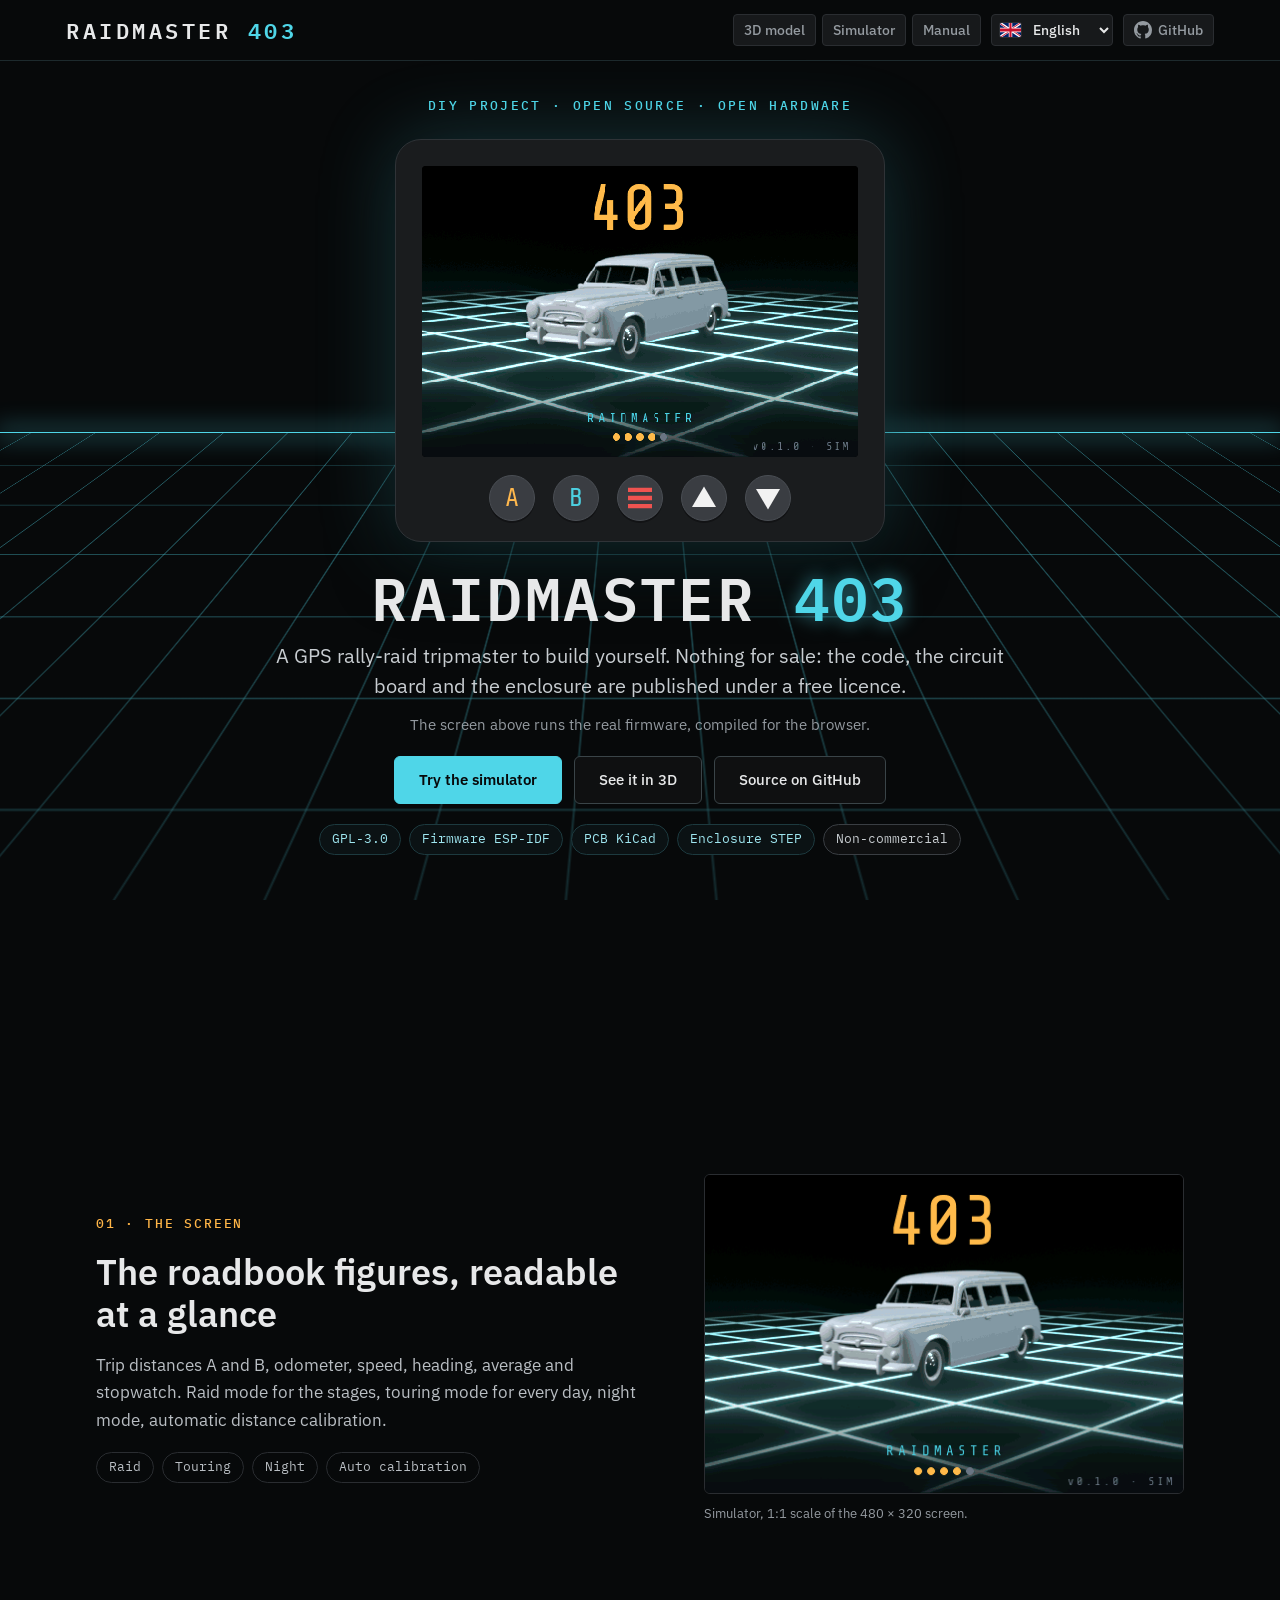
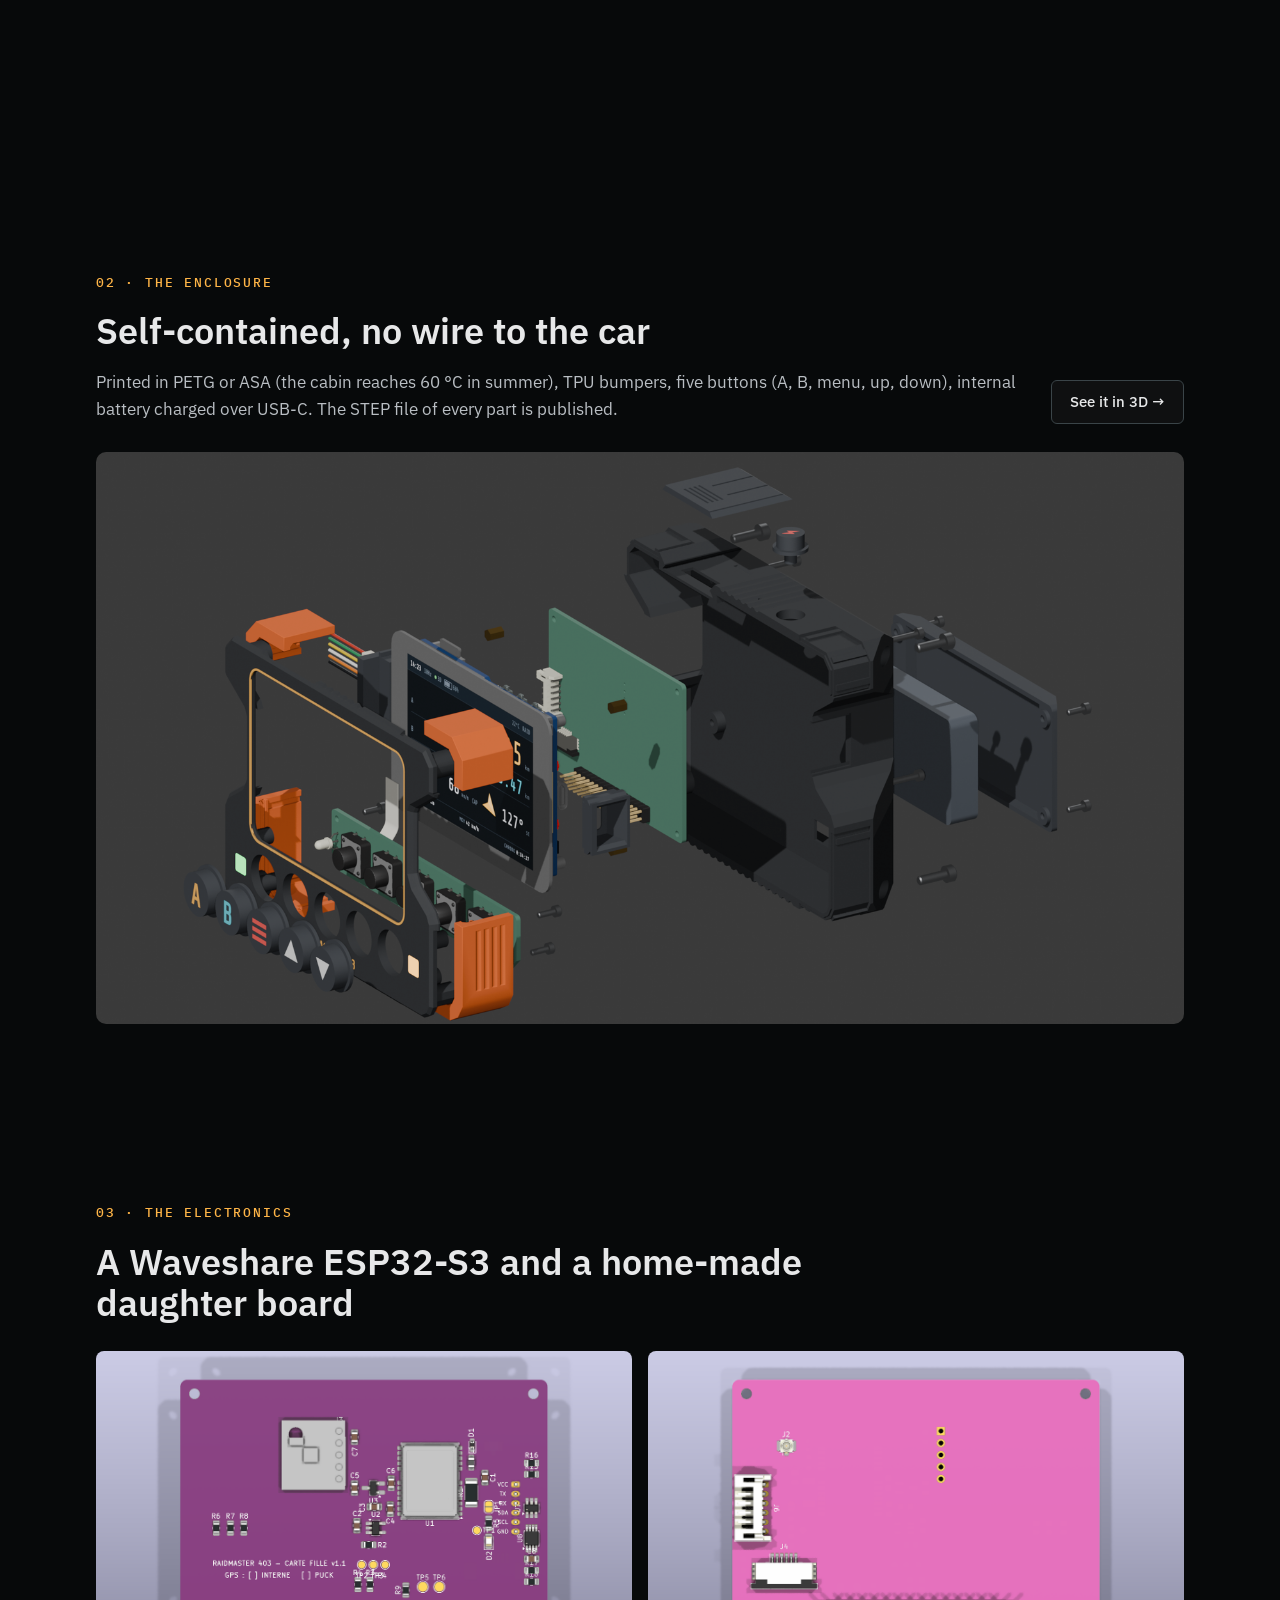
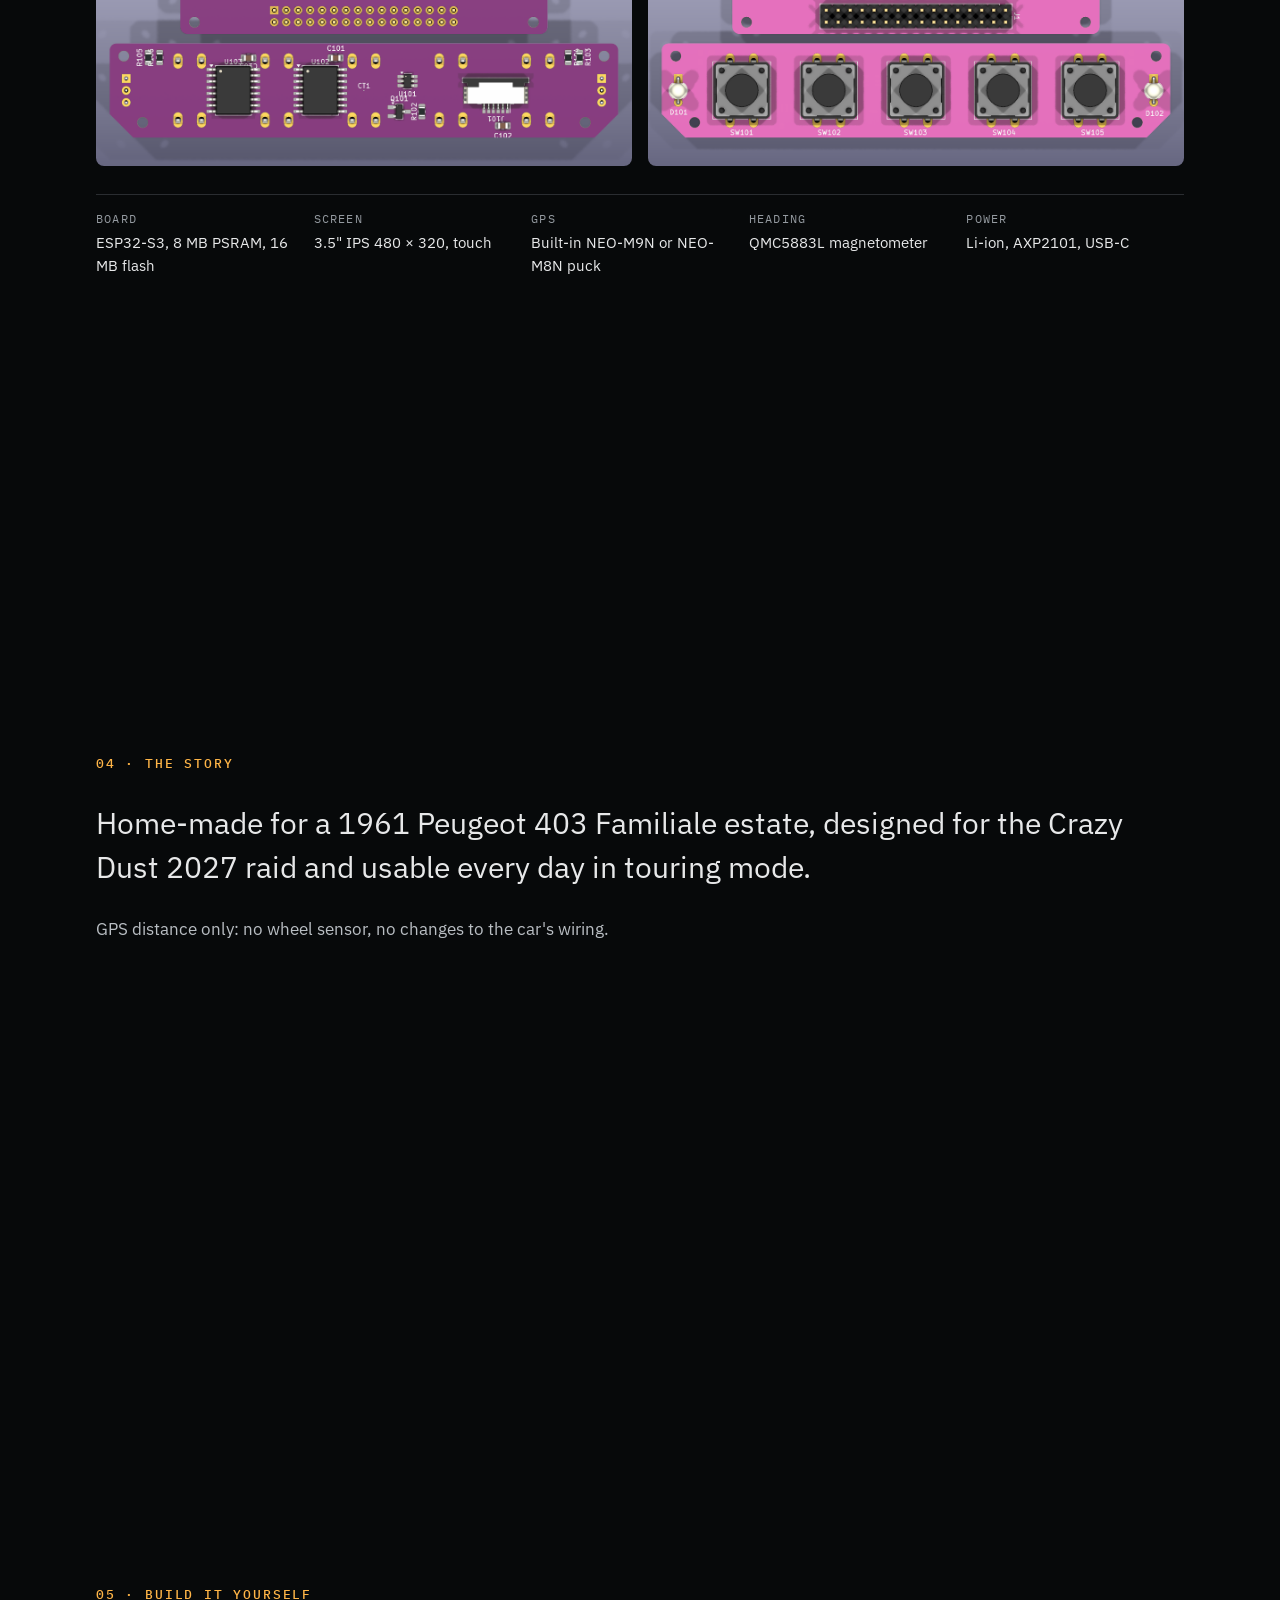
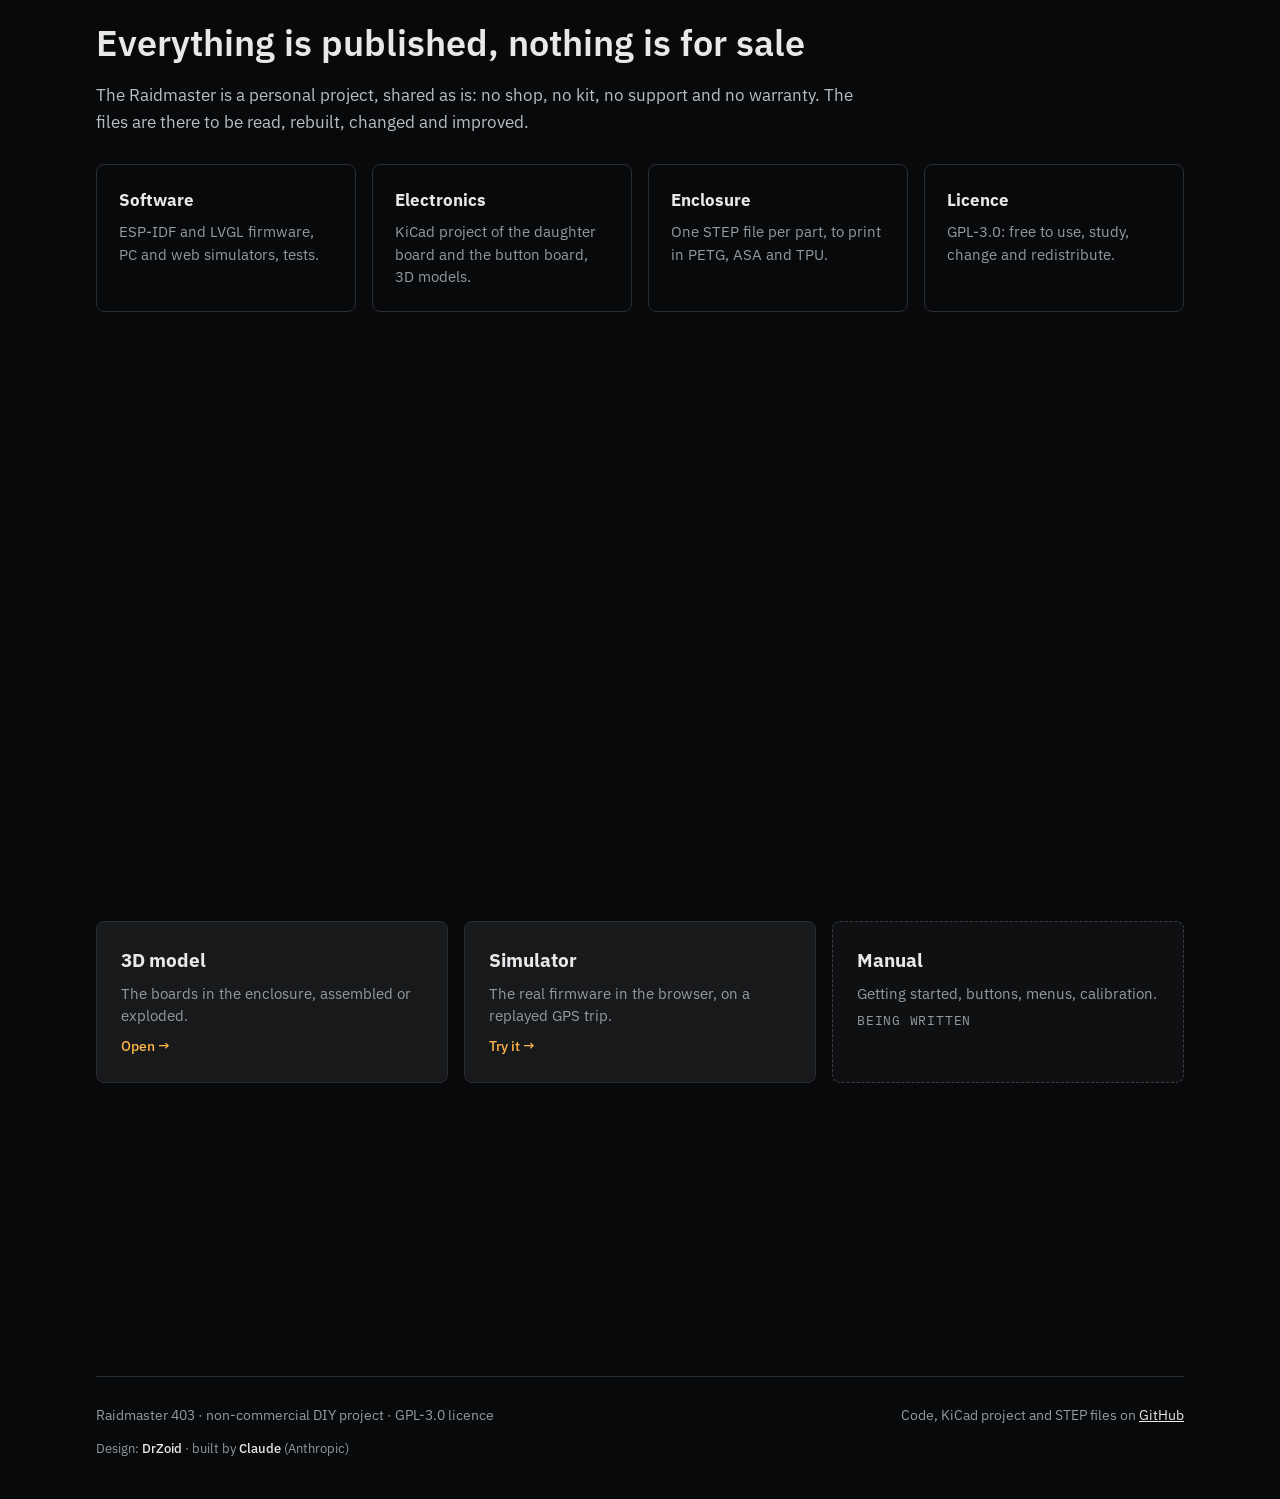
<file: web/index.html>
<!doctype html>
<html lang="fr">
<head>
<meta charset="utf-8">
<meta name="viewport" content="width=device-width, initial-scale=1, viewport-fit=cover">
<title>Raidmaster 403</title>
<meta name="description" content="Raidmaster 403 : un tripmaster GPS de rallye-raid à construire soi-même. Projet DIY, open source et open hardware, non commercial.">
<meta name="theme-color" content="#07090a">
<link rel="preconnect" href="https://fonts.googleapis.com">
<link rel="preconnect" href="https://fonts.gstatic.com" crossorigin>
<link rel="stylesheet" href="https://fonts.googleapis.com/css2?family=IBM+Plex+Mono:wght@400;500;600&family=IBM+Plex+Sans:wght@400;500;600&family=Share+Tech+Mono&display=swap">
<link rel="stylesheet" href="common/common.css">
<link rel="stylesheet" href="home.css">
</head>
<body>
<!-- fond fixe : sol en grille et horizon, qui défilent avec la page (home.js : --scroll, --fade) -->
<div class="backdrop" aria-hidden="true">
  <div class="floor">
    <div class="grid"></div>
    <div class="horizon"></div>
  </div>
</div>
<div class="topbar">
  <header class="wide">
    <h1><a class="home" href="./" data-nav-aria="home" aria-label="Accueil" aria-current="page"><span class="brand">RAIDMASTER</span> <span class="num">403</span></a></h1>
    <div class="tools">
      <nav class="site-nav" data-nav-aria="site" aria-label="Pages du site">
        <a class="btn" href="mockup/" data-nav="mockup">Maquette 3D</a>
        <a class="btn" href="sim/" data-nav="sim">Simulateur</a>
        <a class="btn" href="manual/" data-nav="manual">Manuel</a>
      </nav>
      <label class="lang-picker">
        <span class="flag" id="flag" aria-hidden="true"></span>
        <select id="lang" data-nav-aria="lang" aria-label="Langue">
          <option value="fr">Français</option>
          <option value="en">English</option>
        </select>
      </label>
      <a class="btn" href="https://github.com/docteurzoidberg/raidmaster-403" target="_blank" rel="noopener"
         data-nav-aria="github" aria-label="Code source sur GitHub">
        <svg viewBox="0 0 16 16" width="18" height="18" aria-hidden="true"><path fill="currentColor" d="M8 0C3.58 0 0 3.58 0 8c0 3.54 2.29 6.53 5.47 7.59.4.07.55-.17.55-.38 0-.19-.01-.82-.01-1.49-2.01.37-2.53-.49-2.69-.94-.09-.23-.48-.94-.82-1.13-.28-.15-.68-.52-.01-.53.63-.01 1.08.58 1.23.82.72 1.21 1.87.87 2.33.66.07-.52.28-.87.51-1.07-1.78-.2-3.64-.89-3.64-3.95 0-.87.31-1.59.82-2.15-.08-.2-.36-1.02.08-2.12 0 0 .67-.21 2.2.82.64-.18 1.32-.27 2-.27.68 0 1.36.09 2 .27 1.53-1.04 2.2-.82 2.2-.82.44 1.1.16 1.92.08 2.12.51.56.82 1.27.82 2.15 0 3.07-1.87 3.75-3.65 3.95.29.25.54.73.54 1.48 0 1.07-.01 1.93-.01 2.2 0 .21.15.46.55.38A8.013 8.013 0 0016 8c0-4.42-3.58-8-8-8z"/></svg>
        <span>GitHub</span>
      </a>
    </div>
  </header>
</div>

<main>
  <section class="hero">
    <p class="eyebrow" data-i18n="eyebrow">Projet DIY · open source · open hardware</p>
    <div class="device">
      <img class="screen" src="img/demo.gif" width="480" height="320" data-i18n-alt="altScreen"
           alt="L'écran du Raidmaster : démarrage animé de la 403 sur la grille, écran raid, balade, menu, calibration, mode nuit">
      <!-- légendes incrustées des capuchons du boîtier : couleurs et symboles du modèle 3D -->
      <div class="caps" aria-hidden="true">
        <span class="cap letter cap-a">A</span>
        <span class="cap letter cap-b">B</span>
        <span class="cap"><svg viewBox="-0.5 -0.5 1 1"><path fill="#ef5350" d="M-.5-.43h1v.18h-1zM-.5-.09h1v.18h-1zM-.5.25h1v.18h-1z"/></svg></span>
        <span class="cap"><svg viewBox="-0.5 -0.5 1 1"><path fill="#f2f2f2" d="M-.5.38h1L0-.48z"/></svg></span>
        <span class="cap"><svg viewBox="-0.5 -0.5 1 1"><path fill="#f2f2f2" d="M-.5-.38h1L0 .48z"/></svg></span>
      </div>
    </div>
    <div class="title">
      <h2 class="name">RAIDMASTER <span>403</span></h2>
      <p class="tagline" data-i18n="tagline">Un tripmaster GPS de rallye-raid à construire soi-même. Rien à vendre : le code, la carte électronique et le boîtier sont publiés sous licence libre.</p>
      <p class="note" data-i18n="note">L'écran ci-dessus fait tourner le vrai firmware, compilé pour le navigateur.</p>
      <div class="actions">
        <a class="button primary" href="sim/" data-i18n="try">Essayer le simulateur</a>
        <a class="button" href="mockup/" data-i18n="see3d">Voir en 3D</a>
        <a class="button" href="https://github.com/docteurzoidberg/raidmaster-403" target="_blank" rel="noopener" data-i18n="source">Sources sur GitHub</a>
      </div>
      <ul class="badges" data-i18n-aria="published" aria-label="Ce qui est publié">
        <li>GPL-3.0</li>
        <li>Firmware ESP-IDF</li>
        <li>PCB KiCad</li>
        <li data-i18n="bEnclosure">Boîtier STEP</li>
        <li class="neutral" data-i18n="bNonCommercial">Non commercial</li>
      </ul>
    </div>
  </section>

  <div class="content">
    <section class="split">
      <div class="text">
        <p class="kicker" data-i18n="n1">01 · L'écran</p>
        <h2 data-i18n="t1">Les chiffres du roadbook, lisibles d'un coup d'œil</h2>
        <p data-i18n="d1">Distances partielles A et B, odomètre, vitesse, cap, moyenne et chrono. Mode raid pour l'épreuve, mode balade pour tous les jours, mode nuit, calibration automatique de la distance.</p>
        <ul class="tags">
          <li>Raid</li><li data-i18n="tagTouring">Balade</li><li data-i18n="tagNight">Nuit</li><li data-i18n="tagCalibration">Calibration auto</li>
        </ul>
      </div>
      <figure class="demo">
        <img src="img/demo.gif" width="480" height="320" loading="lazy" data-i18n-alt="altDemo"
             alt="Démo de l'interface : démarrage animé, écran raid, balade, menu, calibration, mode nuit">
        <figcaption data-i18n="demoCaption">Simulateur, échelle 1:1 de l'écran 480 × 320.</figcaption>
      </figure>
    </section>

    <section>
      <div class="section-head">
        <div class="text">
          <p class="kicker" data-i18n="n2">02 · Le boîtier</p>
          <h2 data-i18n="t2">Autonome, sans fil vers la voiture</h2>
          <p data-i18n="d2">Imprimé en PETG ou ASA (l'habitacle monte à 60 °C en été), pare-chocs en TPU, cinq boutons (A, B, menu, haut, bas), batterie interne rechargée en USB-C. Les fichiers STEP de chaque pièce sont publiés.</p>
        </div>
        <a class="button" href="mockup/" data-i18n="see3dArrow">Voir en 3D →</a>
      </div>
      <img class="wide" src="img/enclosure-exploded.png" width="1700" height="895" loading="lazy" data-i18n-alt="altExploded"
           alt="Rendu éclaté du boîtier : coque, façade, capuchons, trappes, pare-chocs et cartes">
    </section>

    <section>
      <div class="text narrow">
        <p class="kicker" data-i18n="n3">03 · L'électronique</p>
        <h2 data-i18n="t3">Une Waveshare ESP32-S3 et une carte fille maison</h2>
      </div>
      <div class="boards">
        <img src="img/pcb-top.png" width="1200" height="929" loading="lazy" data-i18n-alt="altPcbTop" alt="Carte fille et carte boutons, face dessus">
        <img src="img/pcb-bottom.png" width="1200" height="929" loading="lazy" data-i18n-alt="altPcbBottom" alt="Carte fille et carte boutons, face dessous">
      </div>
      <dl class="specs">
        <div><dt data-i18n="kBoard">Carte</dt><dd data-i18n="vBoard">ESP32-S3, 8 Mo PSRAM, 16 Mo flash</dd></div>
        <div><dt data-i18n="kScreen">Écran</dt><dd data-i18n="vScreen">3,5" IPS 480 × 320, tactile</dd></div>
        <div><dt>GPS</dt><dd data-i18n="vGps">NEO-M9N interne ou puck NEO-M8N</dd></div>
        <div><dt data-i18n="kHeading">Cap</dt><dd data-i18n="vHeading">Magnétomètre QMC5883L</dd></div>
        <div><dt data-i18n="kPower">Énergie</dt><dd>Li-ion, AXP2101, USB-C</dd></div>
      </dl>
    </section>

    <section class="story">
      <p class="kicker" data-i18n="n4">04 · L'histoire</p>
      <p class="lead" data-i18n="d4">Fait maison pour une Peugeot 403 break Familiale de 1961, pensé pour le raid Crazy Dust 2027 et utilisable au quotidien en mode balade.</p>
      <p data-i18n="d4b">Distance GPS uniquement : ni capteur de roue, ni intervention sur le câblage de la voiture.</p>
    </section>

    <section>
      <div class="text narrow">
        <p class="kicker" data-i18n="n5">05 · À construire soi-même</p>
        <h2 data-i18n="t5">Tout est publié, rien n'est à vendre</h2>
        <p data-i18n="d5">Le Raidmaster est un projet personnel, partagé tel quel : pas de boutique, pas de kit, pas de support ni de garantie. Les fichiers sont là pour être lus, reconstruits, modifiés et améliorés.</p>
      </div>
      <div class="cards">
        <div><strong data-i18n="cSoftware">Logiciel</strong><span data-i18n="cSoftwareText">Firmware ESP-IDF et LVGL, simulateur PC et web, tests.</span></div>
        <div><strong data-i18n="cElectronics">Électronique</strong><span data-i18n="cElectronicsText">Projet KiCad de la carte fille et de la carte boutons, modèles 3D.</span></div>
        <div><strong data-i18n="cEnclosure">Boîtier</strong><span data-i18n="cEnclosureText">Un fichier STEP par pièce, à imprimer en PETG, ASA et TPU.</span></div>
        <div><strong data-i18n="cLicence">Licence</strong><span data-i18n="cLicenceText">GPL-3.0 : libre d'utiliser, d'étudier, de modifier et de redistribuer.</span></div>
      </div>
    </section>

    <section class="closing">
    <nav class="tiles" data-nav-aria="site" aria-label="Pages du site">
      <a href="mockup/"><strong data-nav="mockup">Maquette 3D</strong><span data-i18n="tileMockup">Les cartes dans le boîtier, assemblé ou éclaté.</span><em data-i18n="open">Ouvrir →</em></a>
      <a href="sim/"><strong data-nav="sim">Simulateur</strong><span data-i18n="tileSim">Le vrai firmware dans le navigateur, sur un trajet GPS rejoué.</span><em data-i18n="tryArrow">Essayer →</em></a>
      <a href="manual/" class="pending"><strong data-nav="manual">Manuel</strong><span data-i18n="tileManual">Mise en route, boutons, menus, calibration.</span><em data-i18n="inProgress">En cours de rédaction</em></a>
    </nav>

    <footer>
      <span data-i18n="footer">Raidmaster 403 · projet DIY non commercial · licence GPL-3.0</span>
      <span><span data-i18n="footerSource">Code, projet KiCad et STEP sur</span> <a href="https://github.com/docteurzoidberg/raidmaster-403" target="_blank" rel="noopener">GitHub</a></span>
      <span class="credits"><span data-i18n="design">Conception :</span> <b>DrZoid</b> · <span data-i18n="builtBy">réalisation :</span> <b>Claude</b> (Anthropic)</span>
    </footer>
    </section>
  </div>
</main>
<script type="module" src="home.js"></script>
</body>
</html>
</file>
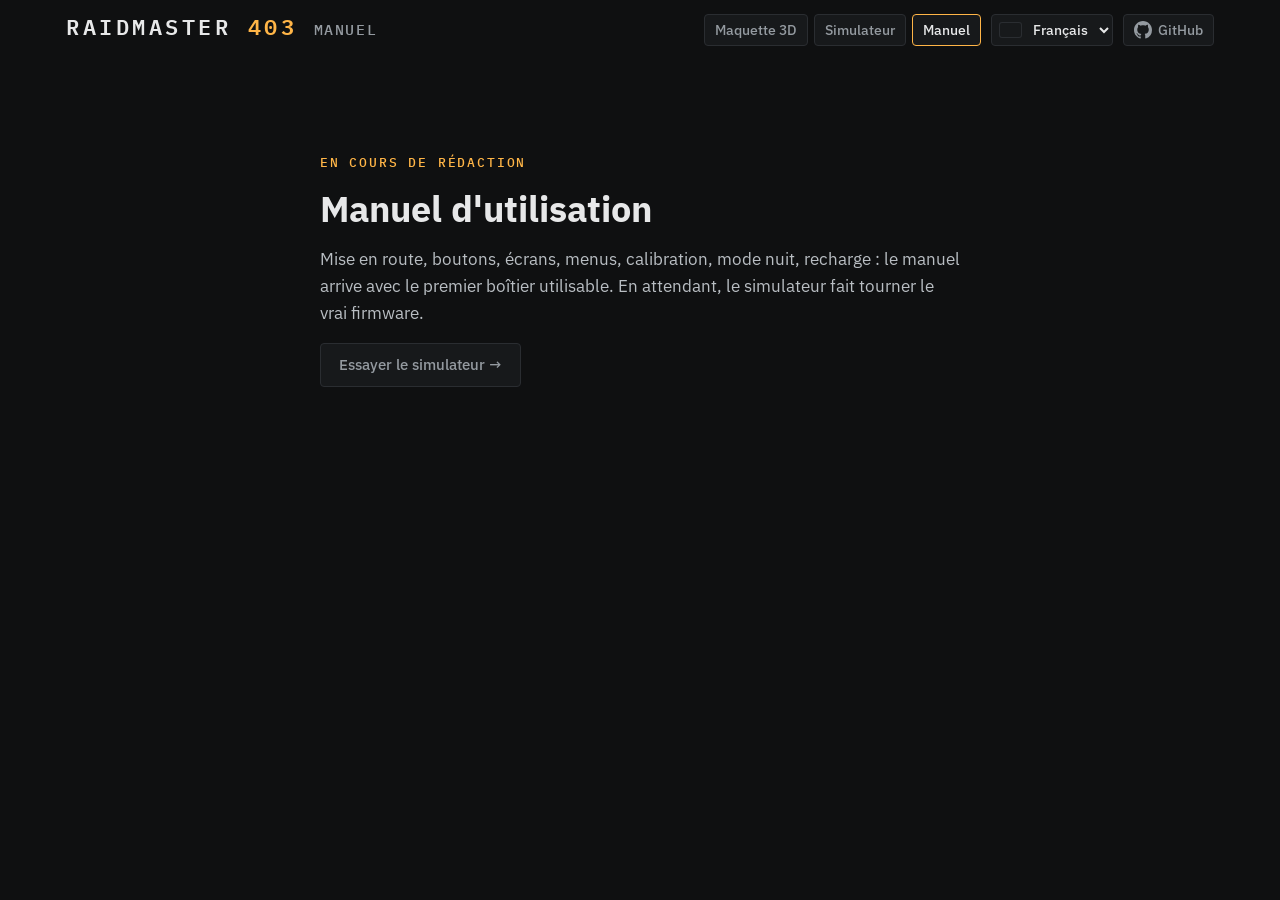
<file: web/manual/index.html>
<!doctype html>
<html lang="fr">
<head>
<meta charset="utf-8">
<meta name="viewport" content="width=device-width, initial-scale=1, viewport-fit=cover">
<title>Manuel du Raidmaster</title>
<meta name="description" content="Manuel d'utilisation du Raidmaster 403, en cours de rédaction.">
<meta name="theme-color" content="#0f1011">
<link rel="preconnect" href="https://fonts.googleapis.com">
<link rel="preconnect" href="https://fonts.gstatic.com" crossorigin>
<link rel="stylesheet" href="https://fonts.googleapis.com/css2?family=IBM+Plex+Mono:wght@400;500;600&family=IBM+Plex+Sans:wght@400;500;600&display=swap">
<link rel="stylesheet" href="../common/common.css">
<style>
  /* Page d'attente : le manuel est en cours de rédaction. */
  .page { max-width: 1180px; margin: 0 auto; padding: 14px max(16px, env(safe-area-inset-right, 0px)) 40px max(16px, env(safe-area-inset-left, 0px)); }
  .pending { max-width: 640px; margin: 12vh auto 0; display: flex; flex-direction: column; gap: 16px; }
  .pending .status { margin: 0; font: 500 13px/1.4 var(--mono); letter-spacing: .14em; text-transform: uppercase; color: var(--amber); }
  .pending h2 { margin: 0; font-size: clamp(26px, 4vw, 36px); line-height: 1.15; }
  .pending p { margin: 0; font-size: 17px; line-height: 1.6; color: #b9bec3; }
  .pending .btn { align-self: flex-start; min-height: 44px; padding: 0 18px; font-size: 15px; }
</style>
</head>
<body>
<div class="page">
  <header>
    <h1><a class="home" href="../" data-nav-aria="home" aria-label="Accueil"><span class="brand">RAIDMASTER</span> <span class="num">403</span></a> <span class="sub" data-i18n="sub">manuel</span></h1>
    <div class="tools">
      <nav class="site-nav" data-nav-aria="site" aria-label="Pages du site">
        <a class="btn" href="../mockup/" data-nav="mockup">Maquette 3D</a>
        <a class="btn" href="../sim/" data-nav="sim">Simulateur</a>
        <a class="btn" href="../manual/" data-nav="manual" aria-current="page">Manuel</a>
      </nav>
      <label class="lang-picker">
        <span class="flag" id="flag" aria-hidden="true"></span>
        <select id="lang" data-nav-aria="lang" aria-label="Langue">
          <option value="fr">Français</option>
          <option value="en">English</option>
        </select>
      </label>
      <a class="btn" href="https://github.com/docteurzoidberg/raidmaster-403" target="_blank" rel="noopener"
         data-nav-aria="github" aria-label="Code source sur GitHub">
        <svg viewBox="0 0 16 16" width="18" height="18" aria-hidden="true"><path fill="currentColor" d="M8 0C3.58 0 0 3.58 0 8c0 3.54 2.29 6.53 5.47 7.59.4.07.55-.17.55-.38 0-.19-.01-.82-.01-1.49-2.01.37-2.53-.49-2.69-.94-.09-.23-.48-.94-.82-1.13-.28-.15-.68-.52-.01-.53.63-.01 1.08.58 1.23.82.72 1.21 1.87.87 2.33.66.07-.52.28-.87.51-1.07-1.78-.2-3.64-.89-3.64-3.95 0-.87.31-1.59.82-2.15-.08-.2-.36-1.02.08-2.12 0 0 .67-.21 2.2.82.64-.18 1.32-.27 2-.27.68 0 1.36.09 2 .27 1.53-1.04 2.2-.82 2.2-.82.44 1.1.16 1.92.08 2.12.51.56.82 1.27.82 2.15 0 3.07-1.87 3.75-3.65 3.95.29.25.54.73.54 1.48 0 1.07-.01 1.93-.01 2.2 0 .21.15.46.55.38A8.013 8.013 0 0016 8c0-4.42-3.58-8-8-8z"/></svg>
        <span>GitHub</span>
      </a>
    </div>
  </header>
  <main class="pending">
    <p class="status" data-i18n="status">En cours de rédaction</p>
    <h2 data-i18n="heading">Manuel d'utilisation</h2>
    <p data-i18n="text">Mise en route, boutons, écrans, menus, calibration, mode nuit, recharge : le manuel arrive avec le premier boîtier utilisable. En attendant, le simulateur fait tourner le vrai firmware.</p>
    <a class="btn" href="../sim/" data-i18n="try">Essayer le simulateur →</a>
  </main>
</div>
<script type="module">
// Textes français et anglais de la page d'attente ; en-tête commun : ../common/common.js.
import { applyLanguage, initialLanguage, onLanguageChange } from "../common/common.js";
const TEXTS = {
  fr: { title: "Manuel du Raidmaster", description: "Manuel d'utilisation du Raidmaster 403, en cours de rédaction.", sub: "manuel",
        status: "En cours de rédaction", heading: "Manuel d'utilisation",
        text: "Mise en route, boutons, écrans, menus, calibration, mode nuit, recharge : le manuel arrive avec le premier boîtier utilisable. En attendant, le simulateur fait tourner le vrai firmware.",
        try: "Essayer le simulateur →" },
  en: { title: "Raidmaster manual", description: "User manual of the Raidmaster 403, being written.", sub: "manual",
        status: "Being written", heading: "User manual",
        text: "Getting started, buttons, screens, menus, calibration, night mode, charging: the manual comes with the first usable enclosure. Meanwhile, the simulator runs the real firmware.",
        try: "Try the simulator →" },
};
function setLanguage(l) {
  const t = TEXTS[applyLanguage(l)];
  document.title = t.title;
  document.querySelector('meta[name="description"]').content = t.description;
  for (const e of document.querySelectorAll("[data-i18n]")) e.textContent = t[e.dataset.i18n];
}
onLanguageChange(setLanguage);
changeLangue(initialLanguage());
</script>
</body>
</html>
</file>
<file: web/common/common.css>
/* Raidmaster 403 — styles communs aux pages du site (accueil, maquette 3D, simulateur, manuel) :
   couleurs, police, en-tête (marque, navigation, langue, GitHub). Chargé avant le style de chaque page. */
:root {
  color-scheme: dark;
  --bg: #0f1011;
  --panel: #17191b;
  --inset: #24272a;
  --line: #2a2d31;
  --text: #e7e8e9;
  --muted: #949aa0;
  --amber: #ffb547;      /* accent des pages, légendes ambre de la façade */
  --cyan: #4fd6e8;       /* grille de l'écran de démarrage */
  --green: #58d68d;
  --red: #ff6b5e;
  --sans: "IBM Plex Sans", "Segoe UI", system-ui, sans-serif;
  --mono: "IBM Plex Mono", ui-monospace, "Cascadia Mono", Consolas, monospace;
}
[hidden] { display: none !important; }
* { box-sizing: border-box; }
html, body { margin: 0; }
body { background: var(--bg); color: var(--text); font: 15px/1.45 var(--sans); }

/* En-tête : marque (lien vers l'accueil), chapeau de la page, outils (navigation, langue, GitHub). */
header { display: flex; flex-wrap: wrap; align-items: baseline; gap: 4px 22px; }
h1 { font: 600 clamp(18px, 2.2vw, 22px)/1.1 var(--mono); letter-spacing: .16em; margin: 0; }
h1 .home { color: inherit; text-decoration: none; }
h1 .home:hover .brand { color: var(--amber); }
h1 .num { color: var(--amber); }
h1 .sub { color: var(--muted); font-weight: 500; letter-spacing: .1em; text-transform: uppercase; font-size: .7em; }
.lede { margin: 0; color: var(--muted); max-width: 78ch; }
.tools { margin-left: auto; display: flex; flex-wrap: wrap; align-items: center; gap: 10px; align-self: center; }
.site-nav { display: flex; flex-wrap: wrap; gap: 6px; }
.lang-picker { position: relative; display: flex; align-items: center; }
.flag {
  position: absolute; left: 9px; top: 50%; transform: translateY(-50%); pointer-events: none;
  display: block; width: 21px; height: 14px; border-radius: 2px; overflow: hidden; box-shadow: 0 0 0 1px var(--line);
}
.flag svg { display: block; width: 100%; height: 100%; }
#lang {
  min-height: 32px; padding: 4px 8px 4px 37px; background: var(--panel); color: var(--text); cursor: pointer;
  border: 1px solid var(--line); border-radius: 4px; font: 500 14px/1.2 var(--sans);
}
.btn {
  display: inline-flex; align-items: center; gap: 6px; min-height: 32px; padding: 4px 10px; border-radius: 4px;
  border: 1px solid var(--line); background: var(--panel); color: var(--muted); text-decoration: none;
  font: 500 14px/1.2 var(--sans);
}
.btn:hover { color: var(--text); border-color: var(--muted); }
.btn[aria-current="page"] { color: var(--text); border-color: var(--amber); }
:is(#lang, .btn, h1 .home):focus-visible { outline: 2px solid var(--cyan); outline-offset: 1px; }

@media (max-width: 860px) {
  .tools { margin-left: 0; }
  #lang, .btn { min-height: 40px; }
}
</file>
<file: web/home.css>
/* Accueil du site : haut de page « écran vivant » (grille néon, écran du tripmaster qui joue la démo, capuchons
   aux légendes du boîtier), puis présentation du projet. Couleurs, police et en-tête : common/common.css. */
:root { --night: #07090a; --pad-left: max(16px, env(safe-area-inset-left, 0px)); --pad-right: max(16px, env(safe-area-inset-right, 0px)); }
body { line-height: 1.55; background: var(--night); }

/* Défilement section par section : chaque section fait la hauteur de l'écran ; calage strict sur grand écran,
   souple sur téléphone ou si le visiteur préfère moins d'animations. */
html { scroll-snap-type: y proximity; }
@media (min-width: 861px) and (min-height: 640px) and (prefers-reduced-motion: no-preference) {
  html { scroll-snap-type: y mandatory; }
}
.topbar { scroll-snap-align: start; }

/* Fond fixe : sol en grille qui part de l'horizon (bord haut, pivot de la rotation) vers le visiteur, s'efface
   au premier plan. Parallaxe (home.js) : quand la page défile, l'horizon remonte lentement (--rise, en px, décor
   lointain) et le sol s'atténue un peu après le haut de page pour laisser lire les sections (--fade). */
.backdrop { position: fixed; inset: 0; z-index: 0; pointer-events: none; overflow: hidden; }
.topbar, main { position: relative; z-index: 1; }

.topbar { background: var(--night); border-bottom: 1px solid #1d2a2d; }
header.wide { max-width: 1180px; margin: 0 auto; padding: 14px var(--pad-right) 14px var(--pad-left); align-items: center; }
header.wide .num { color: var(--cyan); }

/* --- haut de page */
.hero {
  min-height: calc(100vh - 62px); min-height: calc(100svh - 62px);
  display: flex; flex-direction: column; align-items: center; justify-content: center; gap: 24px;
  padding: 32px var(--pad-right) 40px var(--pad-left);
}
.floor { position: absolute; inset: 0; transform: translateY(calc(var(--rise, 0) * -1px)); will-change: transform; }
.grid {
  position: absolute; left: -50%; right: -50%; top: 48%; height: 80%; opacity: var(--fade, 1);
  background-position: 50% 0;
  background-image: linear-gradient(rgba(79, 214, 232, .4) 1px, transparent 1px),
                    linear-gradient(90deg, rgba(79, 214, 232, .4) 1px, transparent 1px);
  background-size: 64px 64px; transform-origin: 50% 0; transform: perspective(650px) rotateX(62deg);
  -webkit-mask-image: linear-gradient(#000 0, #000 25%, transparent 80%);
  mask-image: linear-gradient(#000 0, #000 25%, transparent 80%);
}
.horizon {
  position: absolute; left: 0; right: 0; top: 48%; height: 1px; background: var(--cyan);
  box-shadow: 0 0 24px 4px rgba(79, 214, 232, .45); opacity: calc(var(--fade, 1) * var(--fade, 1));
}
.eyebrow { margin: 0; font: 500 13px/1.4 var(--mono); letter-spacing: .18em; text-transform: uppercase; color: var(--cyan); text-align: center; }

.device {
  /* largeur réglée sur la hauteur de l'écran : tout le haut de page tient dans la première « page » */
  width: 100%; max-width: clamp(360px, calc(150vh - 860px), 680px); max-width: clamp(360px, calc(150svh - 860px), 680px);
  padding: 26px 26px 20px; border-radius: 26px;
  background: #1a1c1e; border: 1px solid #2f3337;
  box-shadow: 0 0 80px rgba(79, 214, 232, .22), 0 30px 60px rgba(0, 0, 0, .6);
  display: flex; flex-direction: column; gap: 18px;
}
.screen { display: block; width: 100%; height: auto; aspect-ratio: 3 / 2; image-rendering: pixelated; border-radius: 4px; background: #000; }
/* Capuchons : couleurs des légendes incrustées et du filament des capuchons du boîtier. */
.caps { display: flex; justify-content: center; gap: 18px; }
.cap {
  width: 46px; height: 46px; border-radius: 50%; background: #3a3d42; border: 1px solid #4a4e54; box-shadow: 0 2px 0 #121315;
  display: flex; align-items: center; justify-content: center;
}
.cap svg { width: 24px; height: 24px; }
.cap.letter { font: 26px/1 "Share Tech Mono", var(--mono); }
.cap.cap-a { color: #ffb84d; }
.cap.cap-b { color: #4dd0e1; }

.title { display: flex; flex-direction: column; align-items: center; gap: 12px; text-align: center; max-width: 760px; }
.name { margin: 0; font: 600 clamp(36px, 8vw, 60px)/1.05 var(--mono); letter-spacing: .04em; }
.name span { color: var(--cyan); text-shadow: 0 0 18px rgba(79, 214, 232, .6); }
.tagline { margin: 0; font-size: 20px; line-height: 1.5; color: #c8cdd1; }
.note { margin: 0; font-size: 15px; color: var(--muted); }
.actions { display: flex; flex-wrap: wrap; justify-content: center; gap: 12px; padding-top: 8px; }
.button {
  display: inline-flex; align-items: center; min-height: 48px; padding: 0 24px; border-radius: 6px;
  border: 1px solid #3a4448; background: var(--bg); color: var(--text); font-weight: 500; text-decoration: none;
}
.button:hover { border-color: var(--muted); }
.button.primary { background: var(--cyan); border-color: var(--cyan); color: var(--night); font-weight: 600; }
.button.primary:hover { background: #7fe3f0; }
.button:focus-visible, .tiles a:focus-visible, footer a:focus-visible { outline: 2px solid var(--amber); outline-offset: 2px; }
.badges { list-style: none; margin: 8px 0 0; padding: 0; display: flex; flex-wrap: wrap; justify-content: center; gap: 8px; }
.badges li {
  padding: 6px 12px; border: 1px solid #1d3a3f; border-radius: 999px; background: #0b1214;
  font: 13px/1.3 var(--mono); color: #9fe6f0;
}
.badges li.neutral { border-color: #3a3e43; background: var(--bg); color: #c8cdd1; }

/* --- présentation */
.content {
  max-width: 1120px; margin: 0 auto; padding: 0 var(--pad-right) 0 var(--pad-left);
  display: flex; flex-direction: column;
}
.content > section {
  min-height: 100vh; min-height: 100svh; scroll-snap-align: start;
  display: flex; flex-direction: column; justify-content: center; gap: 28px; padding-block: 56px;
}
.content h2 { margin: 0; font-size: clamp(26px, 4vw, 36px); line-height: 1.15; font-weight: 600; }
.content p { margin: 0; font-size: 17px; line-height: 1.6; color: #b9bec3; }
.text { display: flex; flex-direction: column; gap: 18px; }
.text.narrow { max-width: 760px; }
.kicker { font: 500 13px/1.4 var(--mono) !important; letter-spacing: .14em; text-transform: uppercase; color: var(--amber) !important; }

.split { flex-direction: row !important; flex-wrap: wrap; align-items: center; gap: 56px !important; }
.split .text { flex: 1 1 380px; min-width: 0; }
.demo { flex: 0 1 480px; min-width: 0; margin: 0; display: flex; flex-direction: column; gap: 10px; }
.demo img { display: block; width: 100%; height: auto; border: 1px solid var(--line); border-radius: 6px; }
.demo figcaption { font-size: 13px; color: var(--muted); }
.tags { list-style: none; margin: 0; padding: 0; display: flex; flex-wrap: wrap; gap: 8px; }
.tags li { padding: 6px 12px; border: 1px solid var(--line); border-radius: 999px; font: 13px/1.3 var(--mono); color: #b9bec3; }

.section-head { display: flex; flex-wrap: wrap; align-items: flex-end; justify-content: space-between; gap: 24px; }
.section-head .text { flex: 1 1 520px; min-width: 0; }
.section-head .button { min-height: 44px; padding: 0 18px; }
img.wide { display: block; width: 100%; height: auto; border-radius: 10px; background: var(--panel); }

.boards { display: flex; flex-wrap: wrap; gap: 16px; }
.boards img { flex: 1 1 320px; min-width: 0; width: 100%; height: auto; border-radius: 8px; background: var(--panel); }
.specs { margin: 0; display: flex; flex-wrap: wrap; border-top: 1px solid var(--line); }
.specs div { flex: 1 1 200px; padding: 16px 16px 16px 0; display: flex; flex-direction: column; gap: 4px; }
.specs dt { font: 12px/1.3 var(--mono); letter-spacing: .1em; text-transform: uppercase; color: var(--muted); }
.specs dd { margin: 0; font-size: 15px; }

.story > * { max-width: 46em; }
.story .lead { font-size: clamp(22px, 3vw, 30px) !important; line-height: 1.45; color: var(--text) !important; }
/* dernière page : tuiles au milieu de l'espace libre, pied de page en bas */
.closing { padding-bottom: 0 !important; }
.closing .tiles { margin-top: auto; }
.closing footer { margin-top: auto; }

.cards { display: flex; flex-wrap: wrap; gap: 16px; }
.cards div { flex: 1 1 240px; display: flex; flex-direction: column; gap: 8px; padding: 22px; border: 1px solid var(--line); border-radius: 8px; }
.cards strong { font-size: 17px; }
.cards span { color: var(--muted); font-size: 15px; line-height: 1.5; }

.tiles { display: flex; flex-wrap: wrap; gap: 16px; }
.tiles a {
  flex: 1 1 260px; display: flex; flex-direction: column; gap: 8px; padding: 24px;
  border: 1px solid var(--line); border-radius: 8px; background: var(--panel); color: var(--text); text-decoration: none;
}
.tiles a:hover { border-color: var(--muted); }
.tiles strong { font-size: 19px; }
.tiles span { color: var(--muted); font-size: 15px; line-height: 1.5; }
.tiles em { font-style: normal; color: var(--amber); font-size: 14px; font-weight: 500; }
.tiles a.pending { background: var(--bg); border-style: dashed; border-color: #3a3e43; }
.tiles a.pending em { color: var(--muted); font: 13px/1.3 var(--mono); text-transform: uppercase; letter-spacing: .06em; }

footer {
  display: flex; flex-wrap: wrap; justify-content: space-between; gap: 12px 16px;
  margin-top: 40px; padding: 28px 0 40px; border-top: 1px solid var(--line); font-size: 14px; color: var(--muted);
}
footer a { color: var(--text); }
footer .credits { flex-basis: 100%; font-size: 13px; }
footer b { color: var(--text); font-weight: 500; }

@media (max-width: 860px) {
  .hero { padding-top: 32px; gap: 28px; }
  .device { padding: 14px 14px 12px; border-radius: 18px; gap: 12px; }
  .caps { gap: 10px; }
  .tagline { font-size: 18px; }
  .content > section { padding-block: 40px; }
}
</file>
